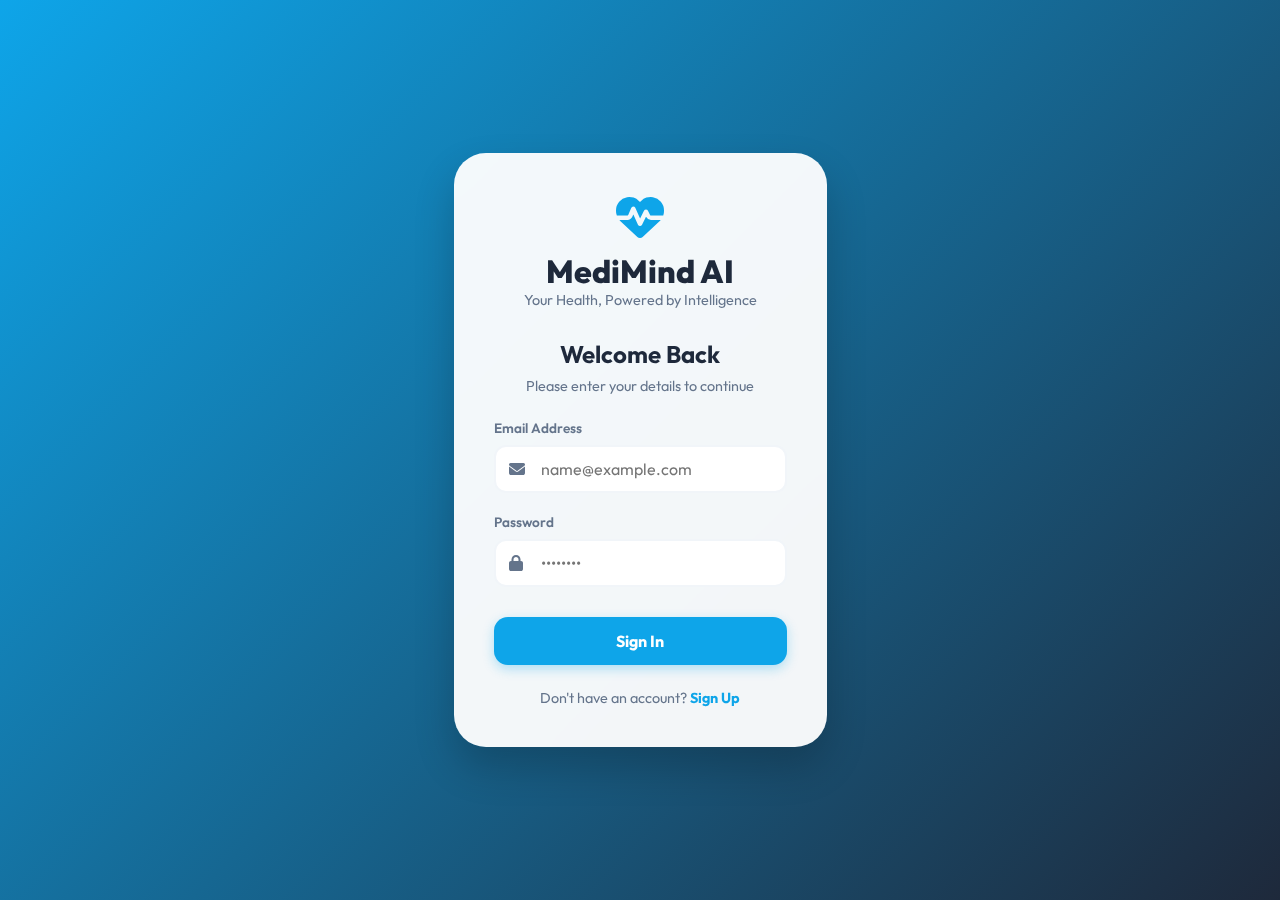
<file: FIRST APP/index.html>
<!DOCTYPE html>
<html lang="en">

<head>
    <meta charset="UTF-8">
    <meta name="viewport" content="width=device-width, initial-scale=1.0">
    <title>MediMind AI | Your Intelligent Health Companion</title>
    <meta name="description"
        content="Advanced AI-powered medical assistant for symptom checking, health tracking, and medical information.">
    <link rel="stylesheet" href="style.css">
    <link href="https://fonts.googleapis.com/css2?family=Outfit:wght@300;400;500;600;700&display=swap" rel="stylesheet">
    <link rel="stylesheet" href="https://cdnjs.cloudflare.com/ajax/libs/font-awesome/6.4.0/css/all.min.css">
    <script>
        // Protective session check
        if (!localStorage.getItem('currentUser')) {
            window.location.href = 'login.html';
        }
    </script>
</head>

<body>
    <div class="app-container">
        <!-- Sidebar Navigation -->
        <nav class="sidebar">
            <div class="logo">
                <i class="fas fa-heartbeat"></i>
                <span>MediMind</span>
            </div>
            <ul class="nav-links">
                <li class="active" onclick="switchTab('chat')"><i class="fas fa-comment-medical"></i> Assistant</li>
                <li onclick="switchTab('symptoms')"><i class="fas fa-stethoscope"></i> Symptom Check</li>
                <li onclick="switchTab('reminders')"><i class="fas fa-clock"></i> Reminders</li>
                <li onclick="switchTab('vitals')"><i class="fas fa-chart-line"></i> My Vitals</li>
                <li onclick="switchTab('profile')"><i class="fas fa-user-circle"></i> My Profile</li>
                <li onclick="handleLogout()" class="logout-link"><i class="fas fa-sign-out-alt"></i> Logout</li>
            </ul>
            <div class="user-profile">
                <img id="user-avatar" src="https://ui-avatars.com/api/?name=User&background=0D8ABC&color=fff"
                    alt="Profile">
                <div class="user-info">
                    <p class="name" id="user-display-name">Loading...</p>
                    <p class="status">Premium User</p>
                </div>
            </div>
        </nav>

        <!-- Main Content Area -->
        <main class="main-content">
            <!-- Header -->
            <header>
                <div class="header-info">
                    <h1 id="tab-title">Medical Assistant</h1>
                    <p id="tab-subtitle">How can I help you today?</p>
                </div>
                <div class="header-actions">
                    <button class="emergency-btn"><i class="fas fa-phone-alt"></i> EMERGENCY</button>
                    <div class="notification-bell">
                        <i class="fas fa-bell"></i>
                        <span class="badge">2</span>
                    </div>
                </div>
            </header>

            <!-- Chat Section -->
            <section id="chat-section" class="tab-content active">
                <div class="chat-wrapper">
                    <div id="chat-messages" class="chat-messages">
                        <div class="message bot">
                            <div class="message-content">
                                Hello! I'm your MediMind Assistant. I can help with symptom analysis, general medical
                                info, or health tracking. How are you feeling today?
                            </div>
                            <span class="message-time">Just now</span>
                        </div>
                    </div>
                    <div class="chat-input-area">
                        <div class="quick-actions">
                            <button onclick="sendQuickMessage('I have a headache')">Headache</button>
                            <button onclick="sendQuickMessage('Feeling dizzy')">Dizziness</button>
                            <button onclick="sendQuickMessage('Chest pain')">Chest Pain</button>
                        </div>
                        <div class="input-container">
                            <input type="text" id="user-input" placeholder="Type your symptoms or questions...">
                            <button id="send-btn"><i class="fas fa-paper-plane"></i></button>
                        </div>
                    </div>
                </div>
            </section>

            <!-- Symptom Checker Section -->
            <section id="symptoms-section" class="tab-content">
                <div class="symptom-checker-card">
                    <h2>Advanced Symptom Checker</h2>
                    <p>Select your symptoms for an AI-powered preliminary analysis.</p>
                    <div class="symptom-grid">
                        <div class="symptom-item" data-symptom="Fever">
                            <i class="fas fa-thermometer-half"></i>
                            <span>Fever</span>
                        </div>
                        <div class="symptom-item" data-symptom="Cough">
                            <i class="fas fa-wind"></i>
                            <span>Cough</span>
                        </div>
                        <div class="symptom-item" data-symptom="Fatigue">
                            <i class="fas fa-battery-quarter"></i>
                            <span>Fatigue</span>
                        </div>
                        <div class="symptom-item" data-symptom="Headache">
                            <i class="fas fa-brain"></i>
                            <span>Headache</span>
                        </div>
                        <div class="symptom-item" data-symptom="Sore Throat">
                            <i class="fas fa-virus"></i>
                            <span>Sore Throat</span>
                        </div>
                        <div class="symptom-item" data-symptom="Nausea">
                            <i class="fas fa-stomach"></i>
                            <span>Nausea</span>
                        </div>
                    </div>
                    <button class="analyze-btn">Analyze Selected Symptoms</button>
                    <div id="analysis-result" class="hidden">
                        <h3>AI Analysis Report</h3>
                        <p id="result-text"></p>
                        <div class="disclaimer">
                            <strong>Note:</strong> This is not a diagnosis. Please consult a professional.
                        </div>
                    </div>
                </div>
            </section>

            <!-- Reminders Section -->
            <section id="reminders-section" class="tab-content">
                <div class="reminders-container">
                    <div class="reminder-form">
                        <h3>Add New Reminder</h3>
                        <div class="form-group">
                            <input type="text" id="med-name" placeholder="Medication Name">
                            <input type="time" id="med-time">
                            <button id="add-reminder-btn">Add</button>
                        </div>
                    </div>
                    <div class="reminders-list" id="reminders-list">
                        <!-- Reminders will appear here -->
                    </div>
                </div>
            </section>

            <!-- Vitals Section -->
            <section id="vitals-section" class="tab-content">
                <div class="vitals-grid">
                    <div class="vital-card heart-rate">
                        <i class="fas fa-heart"></i>
                        <h3>Heart Rate</h3>
                        <p class="value">72 <span>BPM</span></p>
                        <p class="trend pos"><i class="fas fa-arrow-up"></i> 2 bpm from yesterday</p>
                    </div>
                    <div class="vital-card blood-pressure">
                        <i class="fas fa-tint"></i>
                        <h3>Blood Pressure</h3>
                        <p class="value">120/80 <span>mmHg</span></p>
                        <p class="trend normal">Normal range</p>
                    </div>
                    <div class="vital-card steps">
                        <i class="fas fa-walking"></i>
                        <h3>Daily Steps</h3>
                        <p class="value">8,432</p>
                        <div class="progress-bar">
                            <div class="progress" style="width: 84%"></div>
                        </div>
                    </div>
                    <div class="vital-card sleep">
                        <i class="fas fa-moon"></i>
                        <h3>Sleep</h3>
                        <p class="value">7h 20m</p>
                        <p class="trend neg"><i class="fas fa-arrow-down"></i> 10m from yesterday</p>
                    </div>
                </div>

                <!-- Daily Goals -->
                <div class="goals-container" style="margin-top: 30px;">
                    <h3>Daily Health Goals</h3>
                    <div class="goals-grid"
                        style="display: grid; grid-template-columns: 1fr 1fr; gap: 20px; margin-top: 15px;">
                        <div class="goal-item"
                            style="background: white; padding: 20px; border-radius: 20px; display: flex; align-items: center; gap: 15px; box-shadow: var(--shadow);">
                            <div class="circular-progress"
                                style="width: 50px; height: 50px; border-radius: 50%; background: conic-gradient(var(--primary-color) 70%, #e2e8f0 0); display: flex; align-items: center; justify-content: center; position: relative;">
                                <div
                                    style="width: 40px; height: 40px; background: white; border-radius: 50%; display: flex; align-items: center; justify-content: center; font-size: 0.8rem; font-weight: 600;">
                                    70%</div>
                            </div>
                            <div>
                                <p style="font-weight: 600;">Water Intake</p>
                                <p style="font-size: 0.8rem; color: var(--text-muted);">2.1L of 3L</p>
                            </div>
                        </div>
                        <div class="goal-item"
                            style="background: white; padding: 20px; border-radius: 20px; display: flex; align-items: center; gap: 15px; box-shadow: var(--shadow);">
                            <div class="circular-progress"
                                style="width: 50px; height: 50px; border-radius: 50%; background: conic-gradient(#10b981 45%, #e2e8f0 0); display: flex; align-items: center; justify-content: center; position: relative;">
                                <div
                                    style="width: 40px; height: 40px; background: white; border-radius: 50%; display: flex; align-items: center; justify-content: center; font-size: 0.8rem; font-weight: 600;">
                                    45%</div>
                            </div>
                            <div>
                                <p style="font-weight: 600;">Calorie Burn</p>
                                <p style="font-size: 0.8rem; color: var(--text-muted);">450 of 1000 kcal</p>
                            </div>
                        </div>
                    </div>
                </div>
            </section>

            <!-- Profile Section -->
            <section id="profile-section" class="tab-content">
                <div class="profile-container">
                    <div class="profile-header-card">
                        <div class="profile-main-info">
                            <img id="dashboard-avatar"
                                src="https://ui-avatars.com/api/?name=User&background=0D8ABC&color=fff" alt="Avatar">
                            <div>
                                <h2 id="profile-name">Full Name</h2>
                                <p id="profile-email">email@example.com</p>
                                <span class="badge-premium">Premium Member</span>
                            </div>
                        </div>
                        <button class="edit-profile-btn" onclick="toggleEditMode()"><i class="fas fa-edit"></i> Edit
                            Profile</button>
                    </div>

                    <div class="profile-details-grid">
                        <div class="detail-card">
                            <h3>Personal Information</h3>
                            <div class="info-row">
                                <span class="label">Date Joined</span>
                                <span class="value" id="info-joined">Jan 12, 2024</span>
                            </div>
                            <div class="info-row">
                                <span class="label">Age</span>
                                <input type="number" id="profile-age" class="profile-input" value="25" disabled>
                            </div>
                            <div class="info-row">
                                <span class="label">Gender</span>
                                <select id="profile-gender" class="profile-select" disabled>
                                    <option value="Male">Male</option>
                                    <option value="Female">Female</option>
                                    <option value="Other">Other</option>
                                    <option value="Prefer not to say">Prefer not to say</option>
                                </select>
                            </div>
                            <div class="info-row">
                                <span class="label">Account Status</span>
                                <span class="value" style="color: #10b981;">Active</span>
                            </div>
                            <div class="info-row">
                                <span class="label">Last Activity</span>
                                <span class="value">Today</span>
                            </div>
                        </div>

                        <div class="detail-card">
                            <h3>Health Profile</h3>
                            <div class="info-row">
                                <span class="label">Blood Group</span>
                                <input type="text" id="profile-blood" class="profile-input" value="B+" disabled>
                            </div>
                            <div class="info-row">
                                <span class="label">Height (cm)</span>
                                <input type="number" id="profile-height" class="profile-input" value="175" disabled>
                            </div>
                            <div class="info-row">
                                <span class="label">Weight (kg)</span>
                                <input type="number" id="profile-weight" class="profile-input" value="70" disabled>
                            </div>
                        </div>

                        <div class="detail-card">
                            <h3>Medical History</h3>
                            <div class="info-row-stack">
                                <span class="label">Allergies</span>
                                <textarea id="profile-allergies" class="profile-textarea"
                                    placeholder="e.g. Peanuts, Penicillin" disabled>None</textarea>
                            </div>
                            <div class="info-row-stack">
                                <span class="label">Chronic Conditions</span>
                                <textarea id="profile-conditions" class="profile-textarea"
                                    placeholder="e.g. Asthma, Hypertension" disabled>None</textarea>
                            </div>
                        </div>

                        <div class="detail-card">
                            <h3>Emergency Contact</h3>
                            <div class="info-row">
                                <span class="label">Contact Name</span>
                                <input type="text" id="profile-emergency-name" class="profile-input wide"
                                    value="Jane Doe" disabled>
                            </div>
                            <div class="info-row">
                                <span class="label">Phone Number</span>
                                <input type="tel" id="profile-emergency-phone" class="profile-input wide"
                                    value="+1 234 567 890" disabled>
                            </div>
                        </div>

                        <div class="detail-card">
                            <h3>Medical Team</h3>
                            <div class="info-row">
                                <span class="label">Primary Doctor</span>
                                <input type="text" id="profile-doctor" class="profile-input wide"
                                    value="Dr. Sarah Smith" disabled>
                            </div>
                            <div class="info-row">
                                <span class="label">Clinic/Hospital</span>
                                <input type="text" id="profile-clinic" class="profile-input wide"
                                    value="Central Medical Care" disabled>
                            </div>
                        </div>
                    </div>

                    <div class="profile-actions hidden" id="edit-actions">
                        <button class="save-btn" onclick="saveProfileChanges()">Save Changes</button>
                        <button class="cancel-btn" onclick="toggleEditMode()">Cancel</button>
                    </div>
                </div>
            </section>
        </main>

        <!-- Right Panel: Quick Contacts & Tips -->
        <aside class="right-panel">
            <div class="panel-section">
                <h3>Quick Tips</h3>
                <div class="tip-card">
                    <i class="fas fa-lightbulb"></i>
                    <p>Stay hydrated! Drinking enough water can prevent headaches and fatigue.</p>
                </div>
                <div class="tip-card">
                    <i class="fas fa-running"></i>
                    <p>A 30-minute walk daily reduces heart disease risk by 35%.</p>
                </div>
            </div>

            <div class="panel-section">
                <h3>Doctors Near You</h3>
                <div class="doctor-card">
                    <img src="https://ui-avatars.com/api/?name=Dr+Smith&background=random" alt="Doc">
                    <div class="doc-info">
                        <p class="doc-name">Dr. Sarah Smith</p>
                        <p class="doc-spec">Cardiologist (2.4 km)</p>
                    </div>
                </div>
                <div class="doctor-card">
                    <img src="https://ui-avatars.com/api/?name=Dr+Jones&background=random" alt="Doc">
                    <div class="doc-info">
                        <p class="doc-name">Dr. Michael Jones</p>
                        <p class="doc-spec">General Physician (3.1 km)</p>
                    </div>
                </div>
            </div>
        </aside>
    </div>

    <script src="app.js"></script>
</body>

</html>
</file>
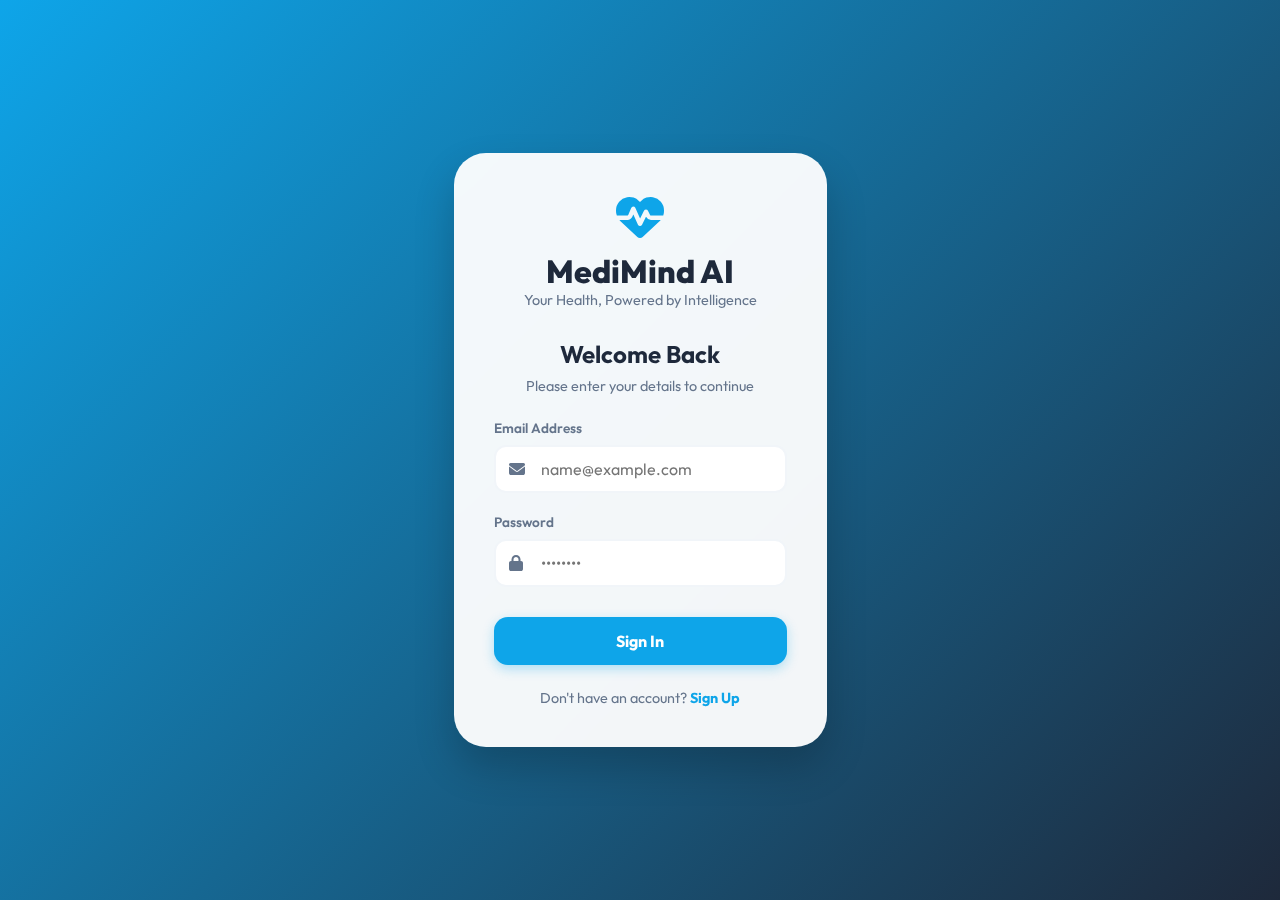
<file: FIRST APP/login.html>
<!DOCTYPE html>
<html lang="en">

<head>
    <meta charset="UTF-8">
    <meta name="viewport" content="width=device-width, initial-scale=1.0">
    <title>Login | MediMind AI</title>
    <link rel="stylesheet" href="style.css">
    <link href="https://fonts.googleapis.com/css2?family=Outfit:wght@300;400;500;600;700&display=swap" rel="stylesheet">
    <link rel="stylesheet" href="https://cdnjs.cloudflare.com/ajax/libs/font-awesome/6.4.0/css/all.min.css">
</head>

<body class="auth-page">
    <div class="auth-container">
        <div class="auth-card">
            <div class="auth-header">
                <i class="fas fa-heartbeat logo-icon"></i>
                <h1>MediMind AI</h1>
                <p>Your Health, Powered by Intelligence</p>
            </div>

            <div id="login-form">
                <h2>Welcome Back</h2>
                <p class="auth-subtitle">Please enter your details to continue</p>

                <div class="input-group">
                    <label>Email Address</label>
                    <div class="input-wrapper">
                        <i class="fas fa-envelope"></i>
                        <input type="email" id="login-email" placeholder="name@example.com" required>
                    </div>
                </div>

                <div class="input-group">
                    <label>Password</label>
                    <div class="input-wrapper">
                        <i class="fas fa-lock"></i>
                        <input type="password" id="login-password" placeholder="••••••••" required>
                    </div>
                </div>

                <button class="auth-btn" onclick="handleLogin()">Sign In</button>

                <p class="auth-footer">
                    Don't have an account? <span onclick="toggleAuth()">Sign Up</span>
                </p>
            </div>

            <div id="signup-form" class="hidden">
                <h2>Create Account</h2>
                <p class="auth-subtitle">Join the medical revolution today</p>

                <div class="input-group">
                    <label>Full Name</label>
                    <div class="input-wrapper">
                        <i class="fas fa-user"></i>
                        <input type="text" id="signup-name" placeholder="John Doe" required>
                    </div>
                </div>

                <div class="input-group">
                    <label>Email Address</label>
                    <div class="input-wrapper">
                        <i class="fas fa-envelope"></i>
                        <input type="email" id="signup-email" placeholder="name@example.com" required>
                    </div>
                </div>

                <div class="input-group">
                    <label>Password</label>
                    <div class="input-wrapper">
                        <i class="fas fa-lock"></i>
                        <input type="password" id="signup-password" placeholder="••••••••" required>
                    </div>
                </div>

                <button class="auth-btn" onclick="handleSignup()">Create Account</button>

                <p class="auth-footer">
                    Already have an account? <span onclick="toggleAuth()">Sign In</span>
                </p>
            </div>

            <div id="auth-error" class="error-msg hidden"></div>
        </div>
    </div>

    <script src="auth.js"></script>
</body>

</html>
</file>
<file: FIRST APP/style.css>
:root {
    --primary-color: #0ea5e9;
    --primary-dark: #0284c7;
    --secondary-color: #64748b;
    --accent-color: #f43f5e;
    --background-color: #f8fafc;
    --sidebar-bg: #1e293b;
    --card-bg: rgba(255, 255, 255, 0.9);
    --text-main: #1e293b;
    --text-muted: #64748b;
    --glass-border: rgba(255, 255, 255, 0.3);
    --shadow: 0 4px 6px -1px rgb(0 0 0 / 0.1), 0 2px 4px -2px rgb(0 0 0 / 0.1);
}

* {
    margin: 0;
    padding: 0;
    box-sizing: border-box;
    font-family: 'Outfit', sans-serif;
}

body {
    background: linear-gradient(135deg, #f0f9ff 0%, #e0f2fe 100%);
    color: var(--text-main);
    overflow: hidden;
    height: 100vh;
}

.app-container {
    display: flex;
    height: 100vh;
    padding: 10px;
    gap: 10px;
}

/* Sidebar Styling */
.sidebar {
    width: 260px;
    background-color: var(--sidebar-bg);
    border-radius: 24px;
    padding: 24px;
    display: flex;
    flex-direction: column;
    color: white;
    box-shadow: var(--shadow);
}

.logo {
    display: flex;
    align-items: center;
    gap: 12px;
    font-size: 1.5rem;
    font-weight: 700;
    margin-bottom: 48px;
    color: var(--primary-color);
}

.nav-links {
    list-style: none;
    flex-grow: 1;
}

.nav-links li {
    padding: 14px 18px;
    margin-bottom: 8px;
    border-radius: 14px;
    cursor: pointer;
    transition: all 0.3s ease;
    display: flex;
    align-items: center;
    gap: 14px;
    font-weight: 500;
}

.nav-links li:hover {
    background: rgba(255, 255, 253, 0.05);
}

.nav-links li.active {
    background: var(--primary-color);
    color: white;
    box-shadow: 0 4px 12px rgba(14, 165, 233, 0.3);
}

.user-profile {
    display: flex;
    align-items: center;
    gap: 12px;
    padding-top: 24px;
    border-top: 1px solid rgba(255, 255, 255, 0.1);
}

.user-profile img {
    width: 44px;
    height: 44px;
    border-radius: 50%;
}

.user-info .name {
    font-weight: 600;
    font-size: 0.95rem;
}

.user-info .status {
    font-size: 0.8rem;
    color: var(--primary-color);
}

/* Main Content Styling */
.main-content {
    flex-grow: 1;
    display: flex;
    flex-direction: column;
    gap: 20px;
    padding: 10px;
    overflow-y: auto;
}

header {
    display: flex;
    justify-content: space-between;
    align-items: center;
}

.header-info h1 {
    font-size: 1.8rem;
    font-weight: 700;
}

.header-info p {
    color: var(--text-muted);
}

.header-actions {
    display: flex;
    align-items: center;
    gap: 20px;
}

.emergency-btn {
    background: var(--accent-color);
    color: white;
    border: none;
    padding: 10px 20px;
    border-radius: 12px;
    font-weight: 600;
    cursor: pointer;
    transition: transform 0.2s;
    display: flex;
    align-items: center;
    gap: 8px;
}

.emergency-btn:hover {
    transform: scale(1.05);
}

.notification-bell {
    font-size: 1.4rem;
    color: var(--secondary-color);
    position: relative;
    cursor: pointer;
}

.badge {
    position: absolute;
    top: -5px;
    right: -5px;
    background: var(--accent-color);
    color: white;
    font-size: 0.7rem;
    padding: 2px 5px;
    border-radius: 50%;
}

/* Tab Content */
.tab-content {
    display: none;
    height: 100%;
}

.tab-content.active {
    display: block;
    animation: fadeIn 0.4s ease;
}

@keyframes fadeIn {
    from {
        opacity: 0;
        transform: translateY(10px);
    }

    to {
        opacity: 1;
        transform: translateY(0);
    }
}

/* Chat Styles */
.chat-wrapper {
    background: var(--card-bg);
    border-radius: 24px;
    height: 100%;
    display: flex;
    flex-direction: column;
    box-shadow: var(--shadow);
    border: 1px solid white;
}

.chat-messages {
    flex-grow: 1;
    padding: 24px;
    overflow-y: auto;
    display: flex;
    flex-direction: column;
    gap: 16px;
}

.message {
    max-width: 80%;
    margin-bottom: 8px;
}

.message.bot {
    align-self: flex-start;
}

.message.user {
    align-self: flex-end;
}

.message-content {
    padding: 14px 18px;
    border-radius: 18px;
    font-size: 0.95rem;
    line-height: 1.5;
}

.bot .message-content {
    background: #f1f5f9;
    color: var(--text-main);
    border-bottom-left-radius: 4px;
}

.user .message-content {
    background: var(--primary-color);
    color: white;
    border-bottom-right-radius: 4px;
}

.message-time {
    font-size: 0.75rem;
    color: var(--text-muted);
    margin: 4px 8px;
    display: block;
}

.chat-input-area {
    padding: 15px;
    border-top: 1px solid #e2e8f0;
}

.quick-actions {
    display: flex;
    gap: 8px;
    margin-bottom: 15px;
    padding: 0 10px;
}

.quick-actions button {
    background: #f1f5f9;
    border: 1px solid #e2e8f0;
    padding: 6px 14px;
    border-radius: 20px;
    font-size: 0.85rem;
    cursor: pointer;
    white-space: nowrap;
    transition: background 0.2s;
}

.quick-actions button:hover {
    background: #e2e8f0;
}

.input-container {
    display: flex;
    gap: 12px;
    background: #f1f5f9;
    padding: 8px 16px;
    border-radius: 16px;
    align-items: center;
}

.input-container input {
    flex-grow: 1;
    border: none;
    background: transparent;
    padding: 10px;
    outline: none;
    font-size: 1rem;
}

#send-btn {
    background: var(--primary-color);
    color: white;
    border: none;
    width: 40px;
    height: 40px;
    border-radius: 12px;
    cursor: pointer;
}

/* Vital Cards */
.vitals-grid {
    display: grid;
    grid-template-columns: repeat(auto-fit, minmax(200px, 1fr));
    gap: 20px;
}

.vital-card {
    background: var(--card-bg);
    padding: 24px;
    border-radius: 24px;
    box-shadow: var(--shadow);
    border: 1px solid white;
}

.vital-card i {
    font-size: 1.8rem;
    margin-bottom: 16px;
    color: var(--primary-color);
}

.vital-card h3 {
    font-size: 1rem;
    color: var(--text-muted);
    margin-bottom: 8px;
}

.vital-card .value {
    font-size: 1.8rem;
    font-weight: 700;
}

.vital-card .value span {
    font-size: 0.9rem;
    font-weight: 400;
    color: var(--text-muted);
}

.trend {
    font-size: 0.85rem;
    margin-top: 12px;
    display: flex;
    align-items: center;
    gap: 4px;
}

.trend.pos {
    color: #10b981;
}

.trend.neg {
    color: #f43f5e;
}

.trend.normal {
    color: #3b82f6;
}

/* Right Panel */
.right-panel {
    width: 280px;
    display: flex;
    flex-direction: column;
    gap: 24px;
}

.panel-section h3 {
    margin-bottom: 16px;
    font-size: 1.1rem;
}

.tip-card {
    background: white;
    padding: 20px;
    border-radius: 20px;
    margin-bottom: 12px;
    box-shadow: var(--shadow);
}

.tip-card i {
    color: gold;
    margin-bottom: 10px;
}

.doctor-card {
    display: flex;
    align-items: center;
    gap: 12px;
    background: white;
    padding: 14px;
    border-radius: 16px;
    margin-bottom: 12px;
    box-shadow: var(--shadow);
}

.doctor-card img {
    width: 44px;
    height: 44px;
    border-radius: 12px;
}

.doc-name {
    font-weight: 600;
    font-size: 0.9rem;
}

.doc-spec {
    font-size: 0.8rem;
    color: var(--text-muted);
}

/* Symptom Checker */
.symptom-checker-card {
    background: white;
    padding: 30px;
    border-radius: 24px;
    box-shadow: var(--shadow);
}

.symptom-grid {
    display: grid;
    grid-template-columns: repeat(3, 1fr);
    gap: 15px;
    margin: 24px 0;
}

.symptom-item {
    background: #f8fafc;
    border: 2px solid transparent;
    padding: 20px;
    border-radius: 16px;
    display: flex;
    flex-direction: column;
    align-items: center;
    gap: 10px;
    cursor: pointer;
    transition: 0.3s;
}

.symptom-item.selected {
    border-color: var(--primary-color);
    background: #f0f9ff;
}

.symptom-item i {
    font-size: 1.5rem;
    color: var(--primary-color);
}

.analyze-btn {
    width: 100%;
    background: var(--primary-color);
    color: white;
    border: none;
    padding: 15px;
    border-radius: 14px;
    font-weight: 600;
    cursor: pointer;
    font-size: 1rem;
}

.hidden {
    display: none;
}

#analysis-result {
    margin-top: 24px;
    padding: 20px;
    background: #f1f5f9;
    border-radius: 16px;
}

.disclaimer {
    margin-top: 15px;
    font-size: 0.85rem;
    color: var(--text-muted);
}

/* Authentication Page Styles */
.auth-page {
    background: linear-gradient(135deg, #0ea5e9 0%, #1e293b 100%);
    display: flex;
    justify-content: center;
    align-items: center;
    height: 100vh;
}

.auth-container {
    padding: 20px;
}

.auth-card {
    background: rgba(255, 255, 255, 0.95);
    backdrop-filter: blur(10px);
    padding: 40px;
    border-radius: 32px;
    width: 100%;
    max-width: 420px;
    box-shadow: 0 20px 40px rgba(0, 0, 0, 0.2);
    text-align: center;
}

.auth-header {
    margin-bottom: 30px;
}

.logo-icon {
    font-size: 3rem;
    color: var(--primary-color);
    margin-bottom: 10px;
}

.auth-header h1 {
    font-size: 2rem;
    font-weight: 800;
    color: var(--sidebar-bg);
}

.auth-header p {
    color: var(--text-muted);
    font-size: 0.9rem;
}

.auth-card h2 {
    margin-bottom: 8px;
    font-size: 1.5rem;
}

.auth-subtitle {
    color: var(--text-muted);
    font-size: 0.9rem;
    margin-bottom: 24px;
}

.input-group {
    text-align: left;
    margin-bottom: 20px;
}

.input-group label {
    display: block;
    font-size: 0.85rem;
    font-weight: 600;
    margin-bottom: 8px;
    color: var(--secondary-color);
}

.input-wrapper {
    position: relative;
    display: flex;
    align-items: center;
}

.input-wrapper i {
    position: absolute;
    left: 15px;
    color: var(--text-muted);
}

.input-wrapper input {
    width: 100%;
    padding: 12px 15px 12px 45px;
    border: 2px solid #f1f5f9;
    border-radius: 12px;
    outline: none;
    transition: 0.3s;
    font-size: 1rem;
}

.input-wrapper input:focus {
    border-color: var(--primary-color);
    background: #f0f9ff;
}

.auth-btn {
    width: 100%;
    background: var(--primary-color);
    color: white;
    border: none;
    padding: 14px;
    border-radius: 14px;
    font-weight: 700;
    font-size: 1rem;
    cursor: pointer;
    margin-top: 10px;
    transition: 0.3s;
    box-shadow: 0 4px 12px rgba(14, 165, 233, 0.3);
}

.auth-btn:hover {
    background: var(--primary-dark);
    transform: translateY(-2px);
}

.auth-footer {
    margin-top: 24px;
    font-size: 0.9rem;
    color: var(--text-muted);
}

.auth-footer span {
    color: var(--primary-color);
    font-weight: 700;
    cursor: pointer;
}

.error-msg {
    background: #fee2e2;
    color: #ef4444;
    padding: 10px;
    border-radius: 8px;
    margin-top: 15px;
    font-size: 0.85rem;
}

.hidden {
    display: none;
}

.logout-link {
    margin-top: 20px;
    color: #94a3b8 !important;
    border: 1px solid rgba(255, 255, 255, 0.05);
}

.logout-link:hover {
    background: rgba(244, 63, 94, 0.1) !important;
    color: #f43f5e !important;
}

/* Profile Section Styles */
.profile-container {
    max-width: 900px;
    margin: 0 auto;
    padding: 20px;
}

.profile-header-card {
    background: white;
    padding: 30px;
    border-radius: 24px;
    display: flex;
    justify-content: space-between;
    align-items: center;
    box-shadow: var(--shadow);
    margin-bottom: 30px;
}

.profile-main-info {
    display: flex;
    align-items: center;
    gap: 25px;
}

.profile-main-info img {
    width: 100px;
    height: 100px;
    border-radius: 30px;
    border: 4px solid #f1f5f9;
}

.profile-main-info h2 {
    font-size: 1.8rem;
    margin-bottom: 4px;
}

.profile-main-info p {
    color: var(--text-muted);
    margin-bottom: 12px;
}

.badge-premium {
    background: #f0f9ff;
    color: var(--primary-color);
    padding: 6px 14px;
    border-radius: 10px;
    font-size: 0.85rem;
    font-weight: 600;
}

.edit-profile-btn {
    background: #f1f5f9;
    color: var(--text-main);
    border: none;
    padding: 12px 20px;
    border-radius: 12px;
    font-weight: 600;
    cursor: pointer;
    transition: 0.3s;
}

.edit-profile-btn:hover {
    background: #e2e8f0;
}

.profile-details-grid {
    display: grid;
    grid-template-columns: 1fr 1fr;
    gap: 30px;
    margin-bottom: 30px;
}

.detail-card {
    background: white;
    padding: 24px;
    border-radius: 24px;
    box-shadow: var(--shadow);
}

.detail-card h3 {
    font-size: 1.1rem;
    margin-bottom: 20px;
    padding-bottom: 12px;
    border-bottom: 1px solid #f1f5f9;
}

.info-row {
    display: flex;
    justify-content: space-between;
    align-items: center;
    margin-bottom: 16px;
}

.info-row .label {
    color: var(--text-muted);
    font-size: 0.9rem;
}

.info-row .value {
    font-weight: 600;
}

.profile-input {
    background: #f8fafc;
    border: 2px solid #f1f5f9;
    padding: 8px 12px;
    border-radius: 10px;
    width: 100px;
    text-align: right;
    font-family: inherit;
    font-weight: 600;
    color: var(--text-main);
    transition: 0.3s;
}

.profile-input.wide {
    width: 180px;
    text-align: left;
}

.profile-select {
    background: #f8fafc;
    border: 2px solid #f1f5f9;
    padding: 8px 12px;
    border-radius: 10px;
    font-family: inherit;
    font-weight: 600;
    color: var(--text-main);
    cursor: pointer;
}

.profile-select:disabled {
    appearance: none;
    -webkit-appearance: none;
    background: transparent;
    border-color: transparent;
    color: var(--text-main);
}

.profile-input:not(:disabled),
.profile-select:not(:disabled) {
    border-color: var(--primary-color);
    background: white;
}


.profile-textarea {
    width: 100%;
    background: #f8fafc;
    border: 2px solid #f1f5f9;
    padding: 12px;
    border-radius: 12px;
    margin-top: 8px;
    font-family: inherit;
    font-size: 0.9rem;
    color: var(--text-main);
    resize: none;
    height: 80px;
    transition: 0.3s;
}

.profile-textarea:not(:disabled) {
    border-color: var(--primary-color);
    background: white;
}

.info-row-stack {
    display: flex;
    flex-direction: column;
    margin-bottom: 20px;
}

.profile-actions {
    display: flex;
    gap: 15px;
    justify-content: center;
    margin-top: 20px;
}

.save-btn {
    background: var(--primary-color);
    color: white;
    border: none;
    padding: 12px 30px;
    border-radius: 12px;
    font-weight: 700;
    cursor: pointer;
}

.cancel-btn {
    background: #f1f5f9;
    border: none;
    padding: 12px 30px;
    border-radius: 12px;
    font-weight: 600;
    cursor: pointer;
}
</file>
